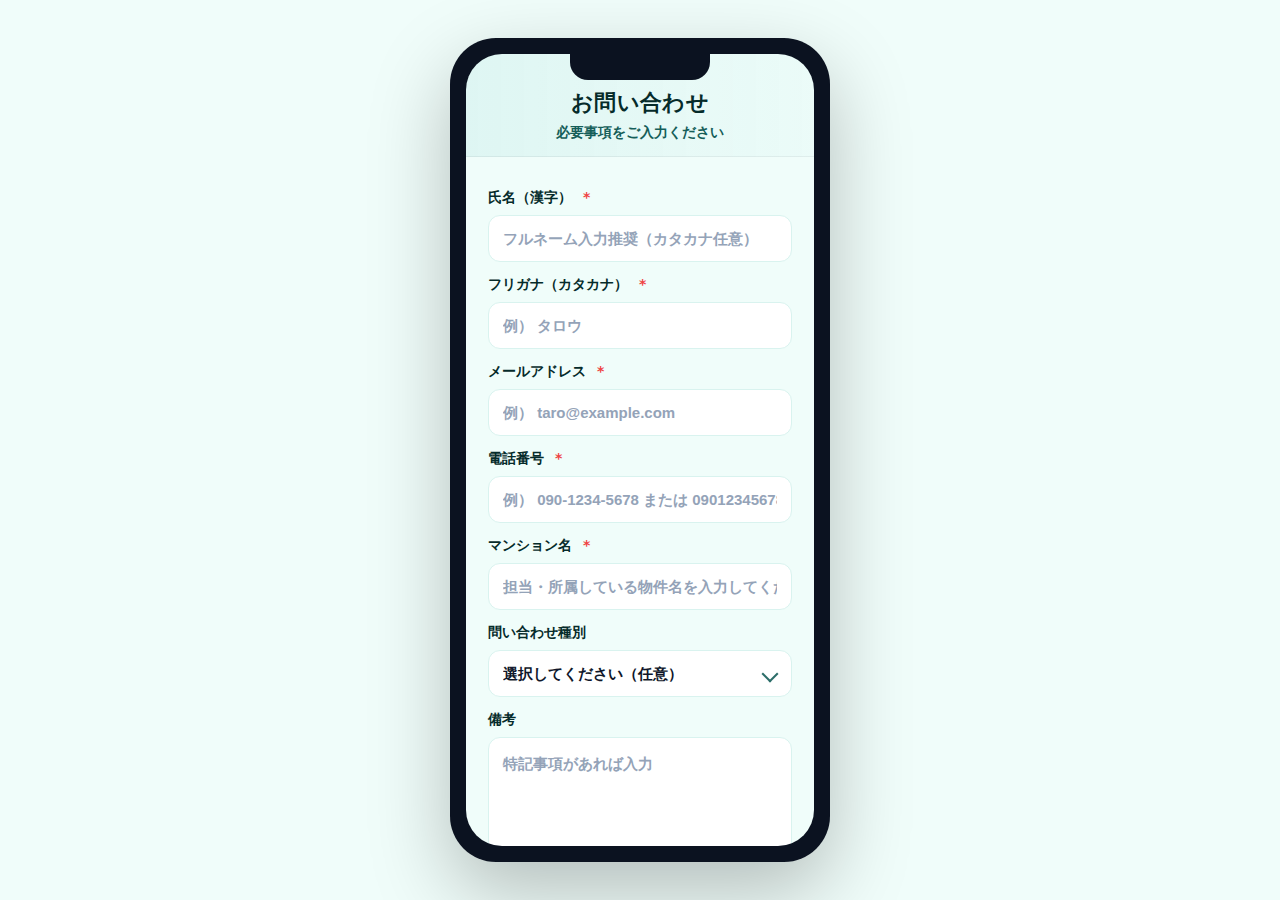
<file: index.html>
<!doctype html>
<html lang="ja">
<head>
  <meta charset="utf-8" />
  <meta name="viewport" content="width=device-width, initial-scale=1" />
  <title>お問い合わせフォーム</title>
  <link rel="stylesheet" href="styles.css" />
</head>

<body>
  <div class="phone">
    <div class="screen">
      <header class="header">
        <h1>お問い合わせ</h1>
        <p>必要事項をご入力ください</p>
      </header>

      <main class="card">
        <form novalidate>
          <div class="field">
            <label for="name">氏名（漢字） <span class="req">*</span></label>
            <input id="name" class="control" type="text" name="name" placeholder="フルネーム入力推奨（カタカナ任意）" aria-required="true" required />
          </div>

          <div class="field">
            <label for="kana">フリガナ（カタカナ） <span class="req">*</span></label>
            <input id="kana" class="control" type="text" name="kana" placeholder="例） タロウ" aria-required="true" required />
          </div>

          <div class="field">
            <label for="email">メールアドレス <span class="req">*</span></label>
            <input id="email" class="control" type="email" name="email" placeholder="例） taro@example.com" aria-required="true" required />
          </div>

          <div class="field">
            <label for="tel">電話番号 <span class="req">*</span></label>
            <input id="tel" class="control" type="tel" name="tel" inputmode="tel" pattern="[0-9\-\s]+" placeholder="例） 090-1234-5678 または 09012345678" aria-required="true" required />
          </div>

          <div class="field">
            <label for="mansion-input">マンション名 <span class="req">*</span></label>
            <input id="mansion-input" name="mansion" class="control" type="text" placeholder="担当・所属している物件名を入力してください" aria-required="true" required />
          </div>

          <div class="field">
            <label for="inquiry">問い合わせ種別</label>
            <div class="select-wrap">
              <select id="inquiry" name="inquiry_type" class="control">
                <option value="">選択してください（任意）</option>
                <option value="管理人交代">管理人交代</option>
                <option value="連絡先変更">連絡先変更</option>
                <option value="その他">その他</option>
              </select>
            </div>
          </div>

          <div class="field">
            <label for="note">備考</label>
            <textarea id="note" name="note" class="control textarea" placeholder="特記事項があれば入力" rows="4"></textarea>
          </div>

          <div class="field consent">
            <label class="consent-label">
              <input id="consent" name="consent" type="checkbox" required />
              個人情報の取り扱いに同意します
            </label>
          </div>

          <button class="btn" type="submit">送信する</button>

          <p class="note">
            お問い合わせ
            <br />
            必要事項をご入力ください
          </p>
        </form>
      </main>
    </div>
  </div>

  <script src="script.js"></script>
</body>
</html>
</file>
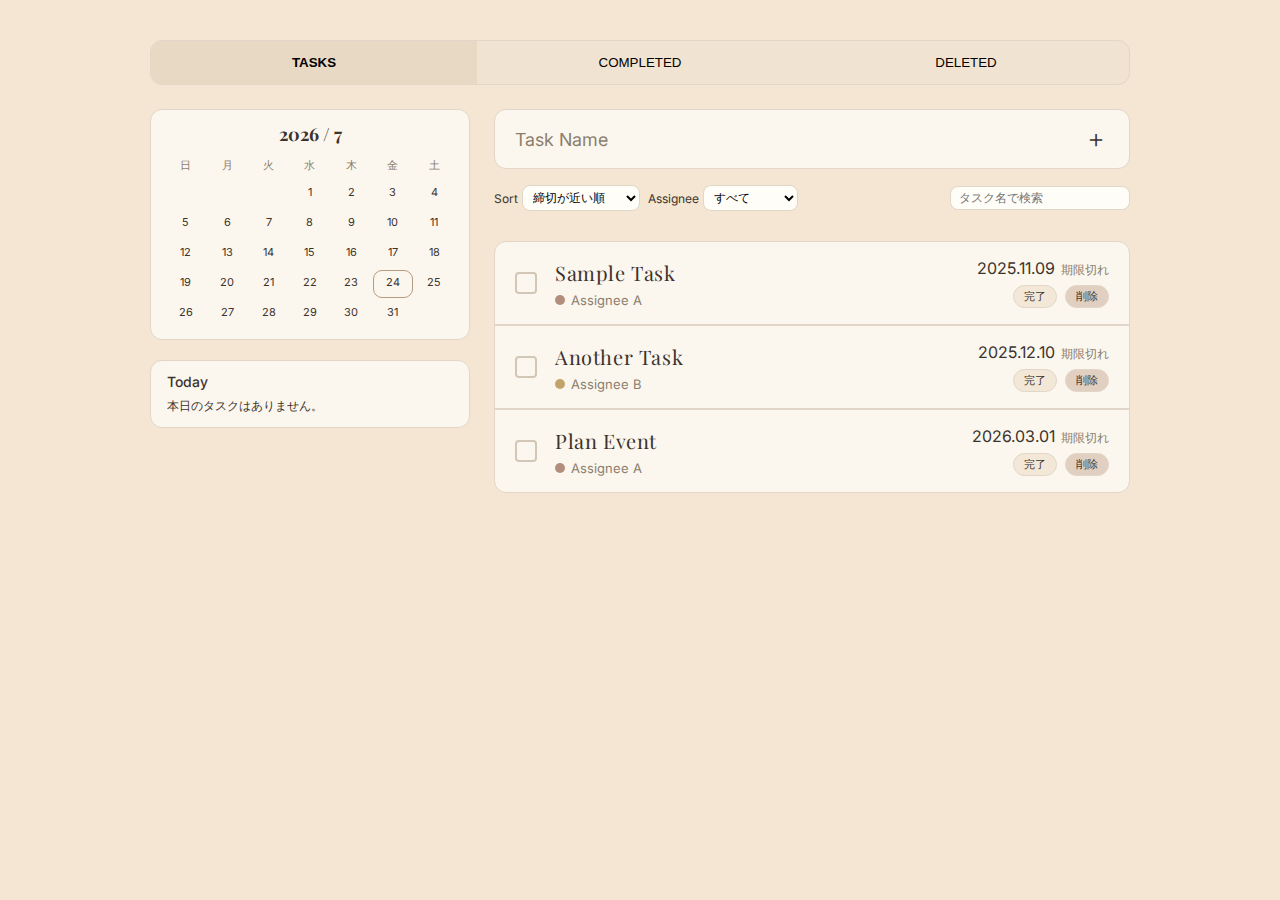
<file: todo-webapp/index.html>
<!DOCTYPE html>
<html lang="ja">
<head>
  <meta charset="UTF-8" />
  <title>Tasks UI</title>

  <!-- フォント -->
  <link rel="preconnect" href="https://fonts.googleapis.com">
  <link rel="preconnect" href="https://fonts.gstatic.com" crossorigin>
  <link href="https://fonts.googleapis.com/css2?family=Playfair+Display:wght@500;600&family=Inter:wght@400;500&display=swap" rel="stylesheet">

  <!-- CSS -->
  <link rel="stylesheet" href="style.css" />
</head>
<body>
  <div class="app">

    <!-- タブ -->
    <div class="tabs">
      <button class="tab tab--active" data-tab="tasks">TASKS</button>
      <button class="tab" data-tab="completed">COMPLETED</button>
      <button class="tab" data-tab="deleted">DELETED</button>
    </div>

    <!-- レイアウト：左カレンダー / 右メインタスク -->
    <div class="layout">
      <!-- 左：カレンダー + 今日のタスク -->
      <aside class="sidebar">
        <section class="calendar-section">
          <div class="calendar-header">
            <h2 class="calendar-title" id="calendar-title"></h2>
          </div>
          <div class="calendar" id="calendar"></div>
        </section>

        <section class="today-section">
          <h3 class="today-title">Today</h3>
          <div id="today-list" class="today-list"></div>
        </section>
      </aside>

      <!-- 右：フィルタ + メインタスク -->
      <main class="main">
        <!-- タスク入力（名前だけ。詳細はモーダルで） -->
        <div class="task-input">
          <input id="task-name-input" type="text" placeholder="Task Name" />
          <button class="task-input__add" id="add-task-btn">＋</button>
        </div>

        <!-- フィルタバー（TASKSタブの時だけ有効） -->
        <div class="filter-bar">
          <div class="filter-group">
            <label>
              Sort
              <select id="sort-select">
                <option value="dateAsc">締切が近い順</option>
                <option value="dateDesc">締切が遠い順</option>
                <option value="createdDesc">作成が新しい順</option>
              </select>
            </label>

            <label>
              Assignee
              <select id="assignee-filter">
                <option value="all">すべて</option>
              </select>
            </label>
          </div>

          <div class="filter-search">
            <input id="search-input" type="text" placeholder="タスク名で検索" />
          </div>
        </div>
        <div class="filter-info">
          <span id="date-filter-label"></span>
        </div>

        <!-- メインタスクリスト -->
        <div class="task-list" id="task-list"></div>
      </main>
    </div>
  </div>

  <!-- ▼ 詳細編集モーダル -->
  <div class="modal" id="task-modal">
    <div class="modal__backdrop" id="modal-backdrop"></div>

    <div class="modal__content">
      <div class="modal__header">
        <h2 id="modal-title">タスクの詳細</h2>
        <button class="modal__close" id="modal-close-btn">×</button>
      </div>

      <div class="modal__body">
        <div class="modal__field">
          <label for="modal-task-name">タスク名</label>
          <input id="modal-task-name" type="text" />
        </div>

        <div class="modal__field">
          <label for="modal-assignee">担当者</label>
          <input id="modal-assignee" type="text" placeholder="例）佐藤" />
        </div>

        <div class="modal__field modal__field--row">
          <div>
            <label for="modal-deadline">締切日</label>
            <input id="modal-deadline" type="date" />
          </div>
          <div>
            <label for="modal-estimate">予想時間</label>
            <input id="modal-estimate" type="text" placeholder="例）2h, 30min" />
          </div>
        </div>

        <div class="modal__field">
          <label for="modal-memo">メモ</label>
          <textarea id="modal-memo" rows="4" placeholder="メモを書いてください"></textarea>
        </div>
      </div>

      <div class="modal__footer">
        <button class="modal__btn modal__btn--ghost" id="modal-cancel-btn">キャンセル</button>
        <button class="modal__btn modal__btn--primary" id="modal-save-btn">保存</button>
      </div>
    </div>
  </div>

  <!-- JS -->
  <script src="script.js"></script>
</body>
</html>
</file>
<file: styles.css>
:root{
    --bg:#f0fdfa;
    --card:#ffffff;
    --text:#052b2a;
    --muted:#155e59;
    --line:#d9f3ef;
    --primary:#0ea5a4;
    --primary-dark:#0b8b86;
    --shadow: 0 10px 30px rgba(5, 43, 42, .08);
    --radius: 18px;
    --input-radius: 12px;
    --focus: 0 0 0 4px rgba(14, 165, 164, .18);
  }
  
  *{ box-sizing:border-box; }
  
  body{
    margin:0;
    font-family: ui-sans-serif, system-ui, -apple-system, "Hiragino Kaku Gothic ProN",
      "Noto Sans JP", "Yu Gothic", "Meiryo", sans-serif;
    background: var(--bg);
    color: var(--text);
    min-height: 100svh;
    display:grid;
    place-items:center;
    padding: 28px 16px;
  }
  
  /* ====== iPhone風フレーム（不要なら .phone/.screen を消してOK） ====== */
  .phone{
    width: min(380px, 100%);
    aspect-ratio: 9 / 19.5;
    background: #0b1220;
    border-radius: 46px;
    padding: 16px;
    box-shadow: 0 30px 80px rgba(0,0,0,.25);
    position: relative;
  }
  .phone::before{
    content:"";
    position:absolute;
    top: 16px;
    left: 50%;
    transform: translateX(-50%);
    width: 140px;
    height: 26px;
    background:#0b1220;
    border-radius: 0 0 18px 18px;
    z-index: 5;
  }
  .screen{
    height: 100%;
    width: 100%;
    background: var(--bg);
    border-radius: 36px;
    overflow: auto;
    -webkit-overflow-scrolling: touch;
    position: relative;
  }
  
  /* ====== ヘッダー ====== */
  .header{
    padding: 34px 22px 14px;
    text-align:center;
    background: linear-gradient(90deg, rgba(14,165,164,0.08), rgba(14,165,164,0.02));
    border-bottom: 1px solid rgba(15,23,42,.06);
  }
  .header h1{
    font-size: 22px;
    margin:0 0 6px;
    letter-spacing: .02em;
    font-weight: 800;
  }
  .header p{
    margin:0;
    color: var(--muted);
    font-size: 14px;
    font-weight: 600;
  }
  
  /* ====== フォーム ====== */
  .card{
    padding: 18px 22px 22px;
  }
  
  .field{
    margin-top: 14px;
  }
  label{
    display:block;
    font-size: 14px;
    font-weight: 800;
    margin: 0 0 8px;
  }
  .req{
    color:#ef4444;
    margin-left: 6px;
    font-weight: 900;
    background: none;
    padding: 0;
    border-radius: 0;
    font-size: 14px;
    line-height: 1;
  }
  
  .control{
    width:100%;
    border: 1.5px solid var(--line);
    background: #fff;
    border-radius: var(--input-radius);
    padding: 14px 14px;
    font-size: 15px;
    outline: none;
    transition: box-shadow .15s ease, border-color .15s ease, transform .02s ease;
  }
  .control::placeholder{
    color:#94a3b8;
    font-weight: 600;
  }
  .control:focus{
    border-color: rgba(47, 99, 255, .8);
    box-shadow: var(--focus);
  }
  .control.textarea{
    resize: vertical;
    min-height: 100px;
    font-family: inherit;
    line-height: 1.6;
  }

  .muted{
    display:block;
    margin-top:6px;
    color:#6b7280;
    font-size:12px;
    font-weight:700;
  }

  /* 同意チェック */
  .consent-label{
    display:inline-flex;
    align-items:center;
    gap:10px;
    font-weight:800;
    color: var(--text);
  }
  .consent-label input[type="checkbox"]{
    width:18px;
    height:18px;
  }
  
  /* select の矢印 */
  .select-wrap{
    position: relative;
  }
  .select-wrap select{
    appearance:none;
    -webkit-appearance:none;
    -moz-appearance:none;
    padding-right: 44px;
    color: #0f172a;
    font-weight: 650;
  }
  .select-wrap::after{
    content:"";
    position:absolute;
    right: 16px;
    top: 50%;
    width: 10px;
    height: 10px;
    border-right: 2px solid var(--muted);
    border-bottom: 2px solid var(--muted);
    transform: translateY(-50%) rotate(45deg);
    pointer-events:none;
    opacity: .9;
  }

/* セレクト + 追加ボタン */
.select-with-add{
  display:flex;
  gap:10px;
  align-items:center;
}
.select-with-add .select-wrap{ flex:1; }
.add-btn{
  width:44px;
  height:44px;
  border-radius: 12px;
  border: 1.5px solid var(--line);
  background: var(--primary);
  color: #fff;
  font-weight: 900;
  font-size: 20px;
  display:inline-grid;
  place-items:center;
  cursor:pointer;
  transition: background .12s ease, transform .06s ease, box-shadow .12s ease;
}
.add-btn:hover{ background: var(--primary-dark); }
.add-btn:active{ transform: translateY(1px); }
  
  .btn{
    width:100%;
    margin-top: 18px;
    border: none;
    background: var(--primary);
    color: #fff;
    font-weight: 900;
    font-size: 16px;
    padding: 14px 16px;
    border-radius: 14px;
    box-shadow: 0 10px 18px rgba(47, 99, 255, .25);
    cursor: pointer;
    transition: transform .05s ease, background .15s ease, box-shadow .15s ease;
  }
  .btn:hover{ background: var(--primary-dark); }
  .btn:active{
    transform: translateY(1px);
    box-shadow: 0 7px 14px rgba(47, 99, 255, .22);
  }
  
  .note{
    margin: 14px 6px 0;
    text-align:center;
    color: #94a3b8;
    font-size: 13px;
    font-weight: 700;
    line-height: 1.6;
  }
  
  /* 小さい画面の調整 */
  @media (max-width: 360px){
    .header{ padding: 32px 18px 12px; }
    .card{ padding: 16px 18px 20px; }
  }
  
  .hidden {
  display: none;
}
</file>
<file: todo-webapp/style.css>
:root {
    --bg: #f4e6d2;
    --card-bg: #fbf7ef;
    --tab-bg: #f0e3d1;
    --border: #e1d6c7;
    --text-main: #3b332c;
    --text-sub: #8b7e6d;
  }
  
  * {
    box-sizing: border-box;
  }
  
  body {
    margin: 0;
    padding: 40px 20px;
    font-family: "Inter", system-ui, sans-serif;
    background-color: var(--bg);
    color: var(--text-main);
    display: flex;
    justify-content: center;
  }
  
  .app {
    width: 100%;
    max-width: 980px;
  }
  
  /* ---------- tabs ---------- */
  
  .tabs {
    display: flex;
    border-radius: 12px;
    overflow: hidden;
    background-color: var(--tab-bg);
    border: 1px solid var(--border);
    margin-bottom: 24px;
    font-family: "Playfair Display", serif;
    font-size: 18px;
    letter-spacing: 0.08em;
    text-transform: uppercase;
  }
  
  .tab {
    flex: 1;
    padding: 14px 0;
    text-align: center;
    cursor: pointer;
    border-right: 1px solid var(--border);
    background: transparent;
    border: none;
  }
  
  .tab:last-child {
    border-right: none;
  }
  
  .tab--active {
    background-color: #e8d9c5;
    font-weight: 600;
  }
  
  /* ---------- layout ---------- */
  
  .layout {
    display: flex;
    gap: 24px;
  }
  
  /* 左側：カレンダー */
  
  .sidebar {
    width: 320px;
    flex-shrink: 0;
  }
  
  .calendar-section,
  .today-section {
    border-radius: 12px;
    border: 1px solid var(--border);
    background: var(--card-bg);
    padding: 12px 16px;
    margin-bottom: 20px;
  }
  
  .calendar-header {
    display: flex;
    justify-content: center;
    margin-bottom: 8px;
  }
  
  .calendar-title {
    margin: 0;
    font-family: "Playfair Display", serif;
    font-size: 18px;
  }
  
  .calendar {
    display: grid;
    grid-template-columns: repeat(7, 1fr);
    gap: 4px;
    font-size: 11px;
  }
  
  .calendar-weekday {
    text-align: center;
    font-weight: 500;
    color: var(--text-sub);
    padding: 4px 0;
  }
  
  .calendar-day {
    text-align: center;
    padding: 4px 0 8px;
    border-radius: 8px;
    cursor: pointer;
    position: relative;
  }
  
  .calendar-day--today {
    outline: 1px solid #b89b7f;
  }
  
  .calendar-day--with-tasks {
    background: #efe0cf;
  }
  
  .calendar-day-count {
    position: absolute;
    bottom: 2px;
    right: 4px;
    font-size: 10px;
    padding: 1px 4px;
    border-radius: 999px;
    background: rgba(0,0,0,0.08);
  }
  
  /* 今日のタスク */
  
  .today-title {
    margin: 0 0 8px;
    font-size: 14px;
    font-weight: 500;
  }
  
  .today-list {
    display: flex;
    flex-direction: column;
    gap: 6px;
    font-size: 12px;
  }
  
  .today-item {
    display: flex;
    justify-content: space-between;
    gap: 8px;
  }
  
  /* ---------- 右側：メイン ---------- */
  
  .main {
    flex: 1;
  }
  
  /* input bar */
  
  .task-input {
    margin-bottom: 16px;
    border-radius: 12px;
    border: 1px solid var(--border);
    background-color: var(--card-bg);
    display: flex;
    align-items: center;
    padding: 14px 18px;
    font-size: 18px;
  }
  
  .task-input input {
    border: none;
    outline: none;
    flex: 1;
    font-size: 18px;
    background: transparent;
    font-family: "Inter", sans-serif;
    color: var(--text-main);
  }
  
  .task-input input::placeholder {
    color: var(--text-sub);
  }
  
  .task-input__add {
    width: 30px;
    height: 30px;
    border-radius: 50%;
    border: none;
    background: none;
    font-size: 24px;
    line-height: 1;
    color: var(--text-main);
    cursor: pointer;
    display: flex;
    justify-content: center;
    align-items: center;
  }
  
  /* フィルタバー */
  
  .filter-bar {
    display: flex;
    justify-content: space-between;
    align-items: center;
    margin-bottom: 4px;
    font-size: 12px;
  }
  
  .filter-group {
    display: flex;
    gap: 8px;
    align-items: center;
  }
  
  .filter-group label {
    display: flex;
    gap: 4px;
    align-items: center;
  }
  
  .filter-group select {
    padding: 4px 6px;
    border-radius: 8px;
    border: 1px solid var(--border);
    background: #fffdf8;
    font-size: 12px;
  }
  
  .filter-search input {
    padding: 4px 8px;
    border-radius: 8px;
    border: 1px solid var(--border);
    background: #fffdf8;
    font-size: 12px;
    min-width: 180px;
  }
  
  .filter-info {
    min-height: 18px;
    font-size: 11px;
    color: var(--text-sub);
    margin-bottom: 8px;
  }
  
  /* ---------- task cards ---------- */
  
  .task-list {
    display: flex;
    flex-direction: column;
  }
  
  .task-card {
    display: flex;
    justify-content: space-between;
    align-items: center;
    gap: 16px;
    padding: 16px 20px;
    background-color: var(--card-bg);
    border: 1px solid var(--border);
  }
  
  .task-card:first-child {
    border-radius: 12px 12px 0 0;
  }
  
  .task-card:last-child {
    border-radius: 0 0 12px 12px;
  }
  
  .task-left {
    display: flex;
    align-items: center;
    gap: 18px;
  }
  
  .task-checkbox {
    width: 22px;
    height: 22px;
    border-radius: 4px; /* ◻︎ */
    border: 2px solid #d2c6b6;
    background: transparent;
    cursor: pointer;
  }
  
  .task-texts {
    display: flex;
    flex-direction: column;
    gap: 6px;
  }
  
  .task-title {
    font-family: "Playfair Display", serif;
    font-size: 20px;
    letter-spacing: 0.03em;
    cursor: pointer;
  }
  
  .task-assignee {
    display: flex;
    align-items: center;
    gap: 6px;
    font-size: 13px;
    color: var(--text-sub);
  }
  
  /* 担当者カラーの丸 */
  
  .assignee-color {
    width: 10px;
    height: 10px;
    border-radius: 999px;
  }
  
  .task-right {
    display: flex;
    flex-direction: column;
    align-items: flex-end;
    gap: 6px;
  }
  
  .task-date-row {
    display: flex;
    align-items: baseline;
    gap: 6px;
  }
  
  .task-date {
    font-size: 16px;
    color: var(--text-main);
    white-space: nowrap;
  }
  
  .task-remaining {
    font-size: 12px;
    color: var(--text-sub);
  }
  
  /* 完了 / 削除 / 戻す ボタン */
  
  .task-actions {
    display: flex;
    gap: 8px;
  }
  
  .task-btn {
    font-size: 11px;
    padding: 3px 10px;
    border-radius: 999px;
    border: 1px solid var(--border);
    background: #f3e7d8;
    color: var(--text-main);
    cursor: pointer;
  }
  
  .task-btn--delete {
    background: #e1d0c2;
  }
  
  /* completed の見た目 */
  
  .task-card--completed .task-title {
    text-decoration: line-through;
    opacity: 0.7;
  }
  
  /* ---------- modal ---------- */
  
  .modal {
    
    position: fixed;
    inset: 0;
    display: none;
    align-items: center;
    justify-content: center;
    z-index: 100;
  }
  
  .modal--open {
    display: flex;
  }
  
  .modal__backdrop {
    position: absolute;
    inset: 0;
    background: rgba(0, 0, 0, 0.25);
  }
  
  .modal__content {
    position: relative;
    background: var(--card-bg);
    border-radius: 16px;
    border: 1px solid var(--border);
    padding: 20px 24px;
    max-width: 520px;
    width: 90%;
    box-shadow: 0 12px 30px rgba(0, 0, 0, 0.25);
  }
  
  .modal__header {
    display: flex;
    justify-content: space-between;
    align-items: center;
    margin-bottom: 16px;
  }
  
  .modal__header h2 {
    margin: 0;
    font-family: "Playfair Display", serif;
    font-size: 22px;
  }
  
  .modal__close {
    border: none;
    background: none;
    font-size: 20px;
    cursor: pointer;
  }
  
  .modal__body {
    display: flex;
    flex-direction: column;
    gap: 12px;
  }
  
  .modal__field {
    display: flex;
    flex-direction: column;
    gap: 4px;
  }
  
  .modal__field--row {
    display: flex;
    gap: 12px;
  }
  
  .modal__field label {
    font-size: 13px;
    color: var(--text-sub);
  }
  
  .modal__field input,
  .modal__field textarea {
    border-radius: 8px;
    border: 1px solid var(--border);
    padding: 8px 10px;
    font-size: 14px;
    font-family: "Inter", sans-serif;
    background: #fffdf8;
  }
  
  .modal__field textarea {
    resize: vertical;
  }
  
  .modal__footer {
    display: flex;
    justify-content: flex-end;
    gap: 8px;
    margin-top: 16px;
  }
  
  .modal__btn {
    border-radius: 999px;
    border: 1px solid var(--border);
    padding: 6px 14px;
    font-size: 14px;
    cursor: pointer;
  }
  
  .modal__btn--ghost {
    background: transparent;
  }
  
  .modal__btn--primary {
    background: #d8c6b0;
  }
  
  /* ---------- responsive ---------- */
  
  @media (max-width: 900px) {
    .layout {
      flex-direction: column;
    }
  
    .sidebar {
      width: 100%;
    }
  }
</file>
